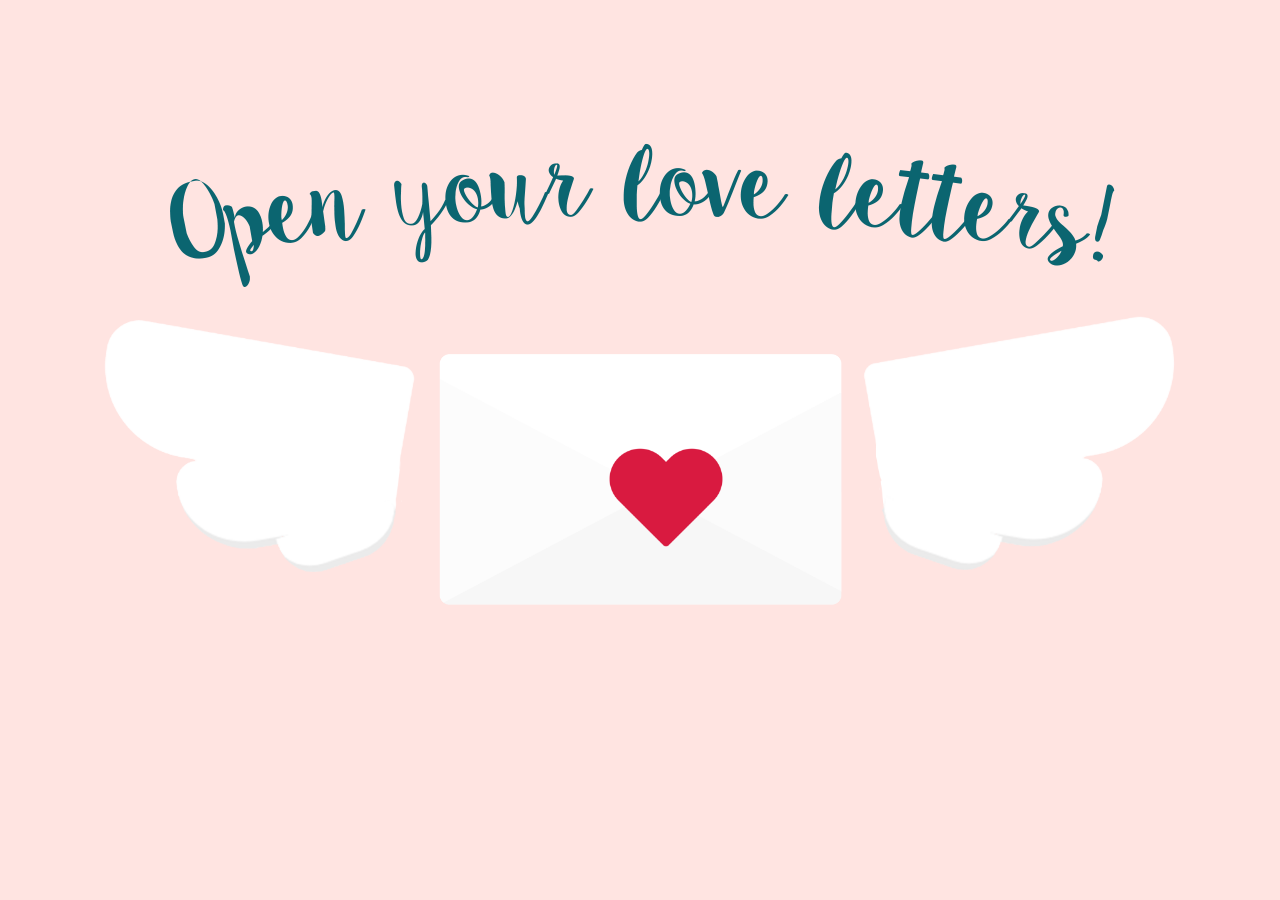
<file: index.html>
<!DOCTYPE html> 
<html lang="en">
<head>
	<meta charset="UTF-8">
	<title> MAIN INDEX </title>
	<!-- style sheet -->
	<link href="css/main.css" rel="stylesheet">
	<!-- Tab icon -->
    <link rel="icon" href="../img/CJM.png">


</head>
	
<body>
	<audio autobuffer autoplay loop preload="auto">
		<source src="labis.mp3" />
	</audio>
	<main>
		<header>
			<img id="banner" src="img/banner.png" alt="banner">

		</header>
		<span id="items">
			<img id="rightwing" src="img/rightwing.png" alt="wing">
			<img id= "leftwing" src="img/leftwing.png" alt="wing">
			<span id= "letter">
				<a href="loading.html"><img id ="heart" src="img/heart.png" alt="heart"></a>
				<img id="envelope" src="img/envelop.png" alt="letter">

			</span>
		</span>
	</main>
	

</body>
</html>
</file>
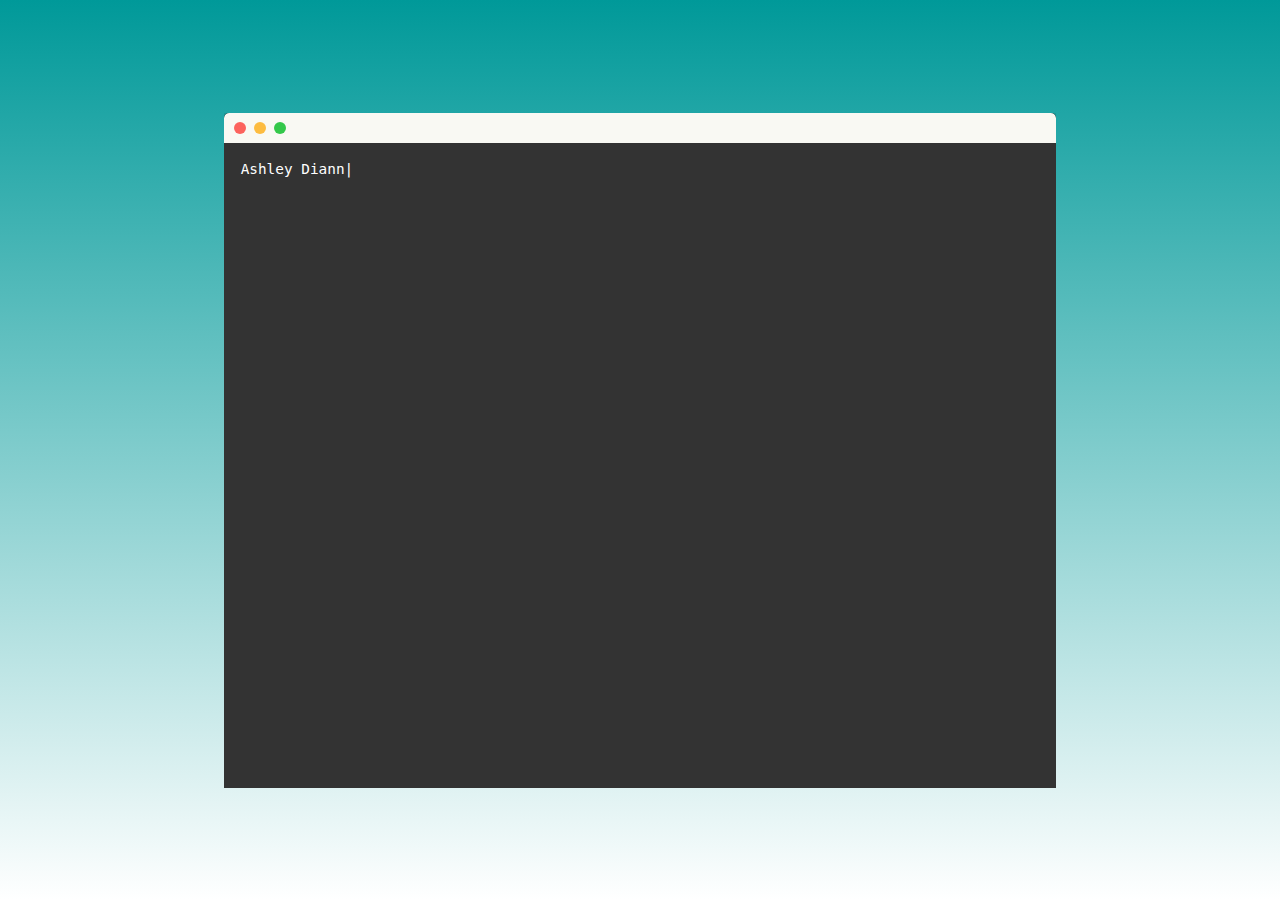
<file: bash.html>
<!DOCTYPE html> 
<html lang="en">
<head>
	<meta charset="UTF-8">
	<title> Bash </title>
	<!-- style sheet -->
	<link href="css/bash.css" rel="stylesheet">
	<!-- Tab icon -->
    <link rel="icon" href="../img/CJM.png">
    <!-- fonts -->
    <link href="https://fonts.googleapis.com/css?family=Amatic+SC|Sacramento" rel="stylesheet">
    <!-- Jquery -->
    <script
  src="https://code.jquery.com/jquery-3.3.1.min.js"
  integrity="sha256-FgpCb/KJQlLNfOu91ta32o/NMZxltwRo8QtmkMRdAu8="
  crossorigin="anonymous"></script>
    <!-- link to typed JS library -->
    <script src="js/typed.js"></script>

    <!-- Javascript -->
	<script src="js/bash.js"></script>

</head>
	
<body>
	<main>
	<section class="browser">
	  <div class="browserbar">
	    <button class="close"></button>
	    <button class="min"></button>
	    <button class="max"></button>
	  </div>
	  <!-- typed text in paragraphs -->
	  <div id="space">
	  <div id="typed-strings">
		<p>
		 	Ashley Dianne,
		 	<br><br>
		 	&nbsp;&nbsp;&nbsp;&nbsp;I can't express how much I cherish our time <span class="word"> together</span>. Every moment <span class="word"> with you </span> feels like a beautiful journey, creating new memories that I hold close to my <span class="word">heart</span>. When we explore new places or try new things, it adds layers of <span class="word">joy</span> to our shared experiences. 
		 	<br><br>
		 	&nbsp;&nbsp;&nbsp;&nbsp;Navigating through life together is an <span class="word"> adventure</span>, discovering the hidden gems that make our journey unique. You've shown me how to appreciate the <span class="word"> simple moments</span>, and it feels like unlocking a new level of happiness. Trying to figure out where we are and where we're going adds a sense of <span class="word">excitement </span> to our connection.
		 	<br><br>
		 	&nbsp;&nbsp;&nbsp;&nbsp;Tas sa <span class="word"> Valorant</span>, hoping we could play more together with Rodnel, sigi ug katawa sa mga kaboang HAHAHAHAHAHA
		 	<br><br>
		 	&nbsp;&nbsp;&nbsp;&nbsp;You have so many secret navigational commands, even when I try to use <span class="word"> autocomplete </span> you frustrate me with all the wrong options. 
		 	Every little typo or mistake I make always leads to a series of error messages that you love to spit out at me. Even though we look cool together at that cool hipster coffee shop you’re just too high maintenance for me.
		 	<br>
		 	I would rather use <span class="word"> cowsay </span>installed through homebrew to talk with cows than to talk with you agian.
		 	<br>
		 	Bye.
		 	<br>
		 	Jen
			</p>


	</div>

	<span id="typed"></span>
</div>
	  
	</section>
</main>



	



<!-- Using type.js library to create typing effects this library is included in JS file  -->
</body>
</html>
</file>
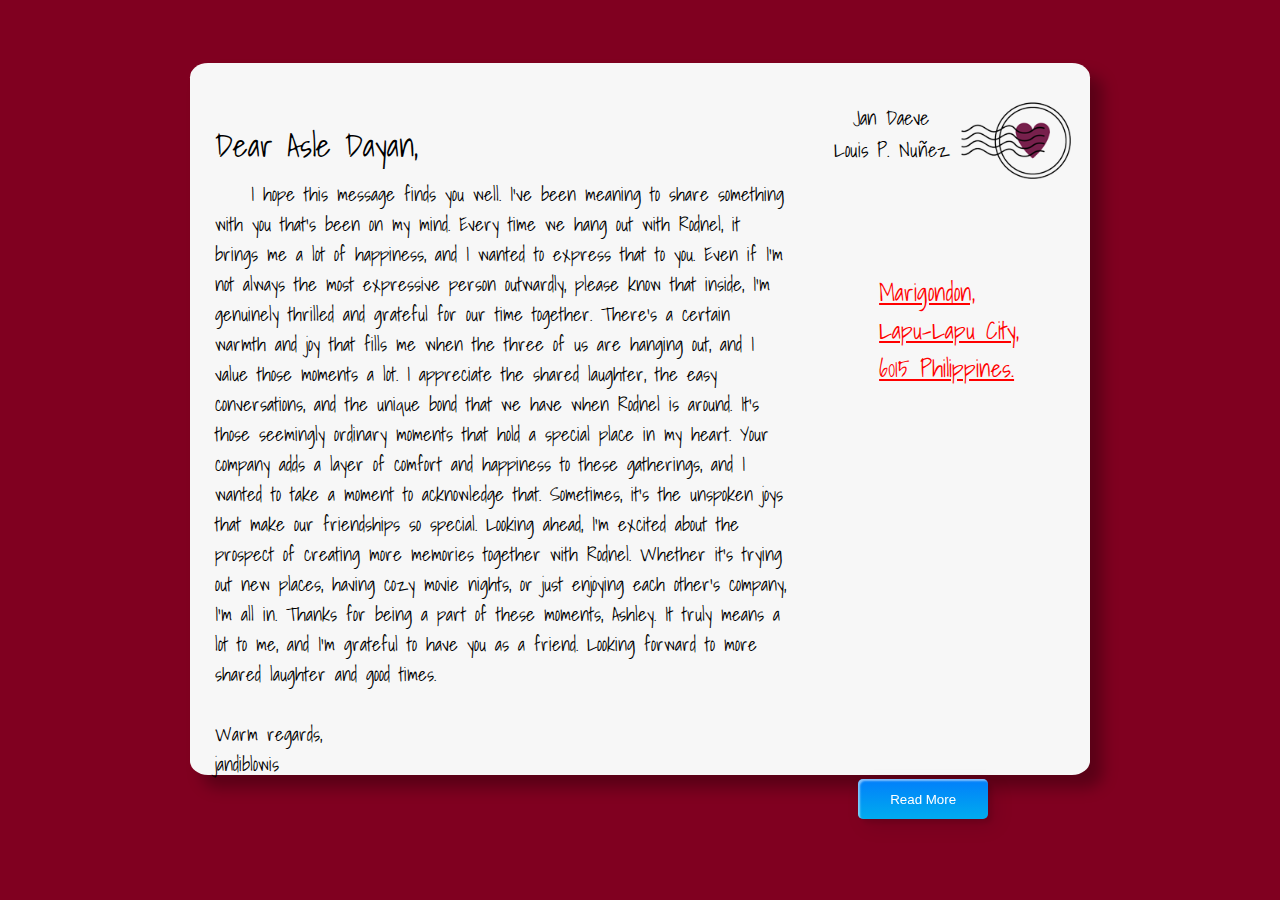
<file: git.html>
<!DOCTYPE html> 
<html lang="en">
<head>
	<meta charset="UTF-8">
	<title> GIT </title>
	<!-- css style sheet -->
	<link href="css/git.css" rel="stylesheet">
	<!-- Tab icon -->
    <link rel="icon" href="../img/CJM.png">
    <!-- fonts -->
<link href="https://fonts.googleapis.com/css?family=Shadows+Into+Light" rel="stylesheet">



</head>
	
<body>
  <div class = "wrap">
    <div class = "postcard">

          <span id = "dear">Dear Asle Dayan,</span>
   
			<span id = "message">
				&nbsp;&nbsp;&nbsp;&nbsp;I hope this message finds you well. I've been meaning to share something with you that's been on my mind. Every time we hang out with Rodnel, it brings me a lot of happiness, and I wanted to express that to you. Even if I'm not always the most expressive person outwardly, please know that inside, I'm genuinely thrilled and grateful for our time together. There's a certain warmth and joy that fills me when the three of us are hanging out, and I value those moments a lot. I appreciate the shared laughter, the easy conversations, and the unique bond that we have when Rodnel is around. It's those seemingly ordinary moments that hold a special place in my heart. Your company adds a layer of comfort and happiness to these gatherings, and I wanted to take a moment to acknowledge that. Sometimes, it's the unspoken joys that make our friendships so special. Looking ahead, I'm excited about the prospect of creating more memories together with Rodnel. Whether it's trying out new places, having cozy movie nights, or just enjoying each other's company, I'm all in. Thanks for being a part of these moments, Ashley. It truly means a lot to me, and I'm grateful to have you as a friend. Looking forward to more shared laughter and good times.
			<br><br>
			Warm regards,
          	<br>jandiblowis
			</span>
         
			<span id= "mail" >
				<img id= "mail_stamp" src = "img/stamp.png" alt="stamp" >
				<span id= "from"> Jan Daeve Louis P. Nuñez </span>

			</span>
			
   
        <p id = "address">Marigondon,<br>
          Lapu-Lapu City,<br>
          6015 Philippines.
        </p>
		<br>
		<button class="custom-btn btn-12"><span><a href="loading.html">Click</a></span><span>Read More</span></button>
      
    </div>
  </div>
  
  

</body>
</html>
</file>
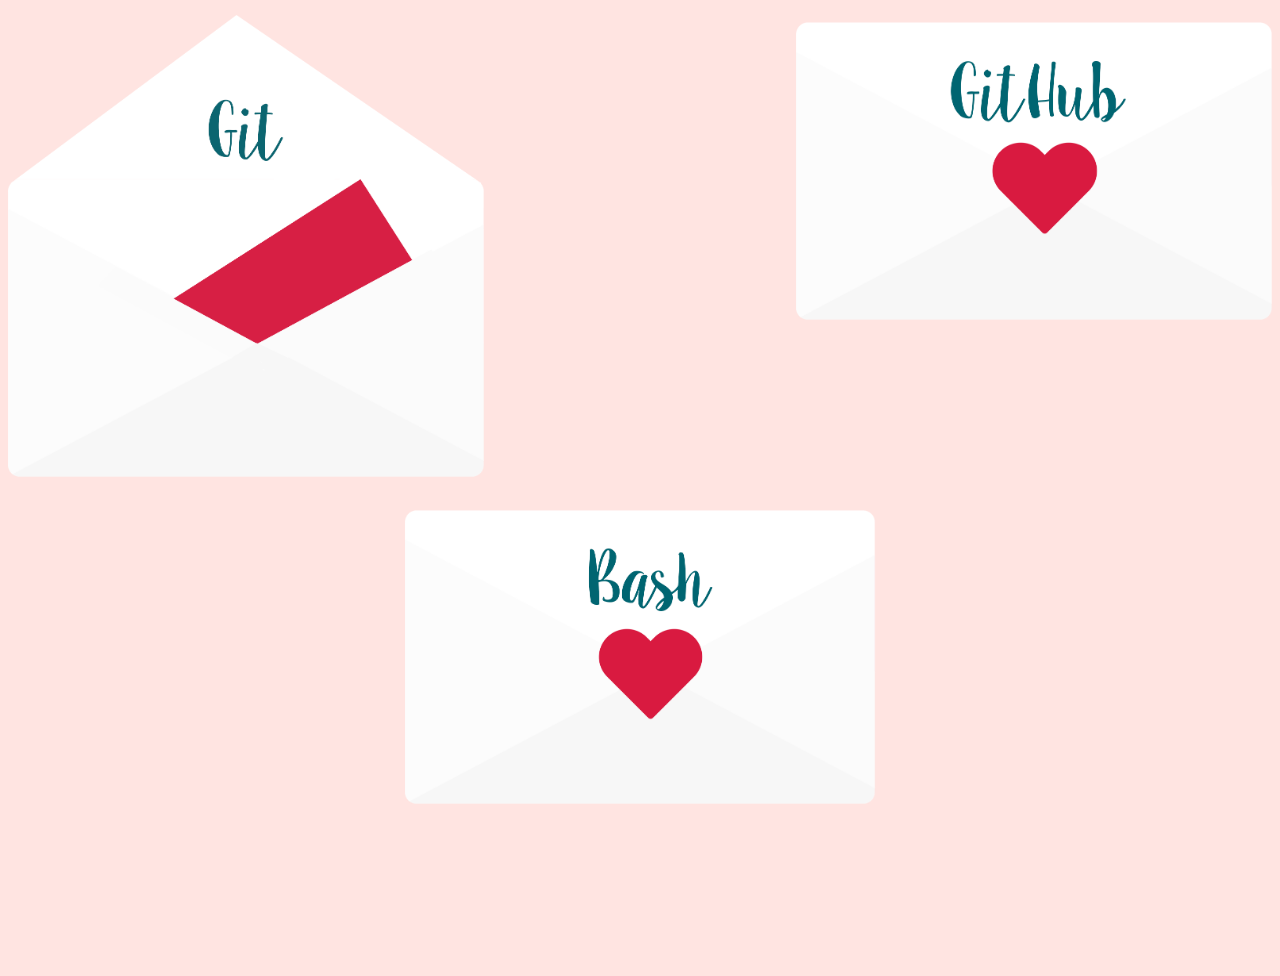
<file: loading.html>
<!DOCTYPE html> 
<html lang="en">
<head>
	<meta charset="UTF-8">
	<title> Loading </title>
	<!-- style sheet -->
	<link href="css/main.css" rel="stylesheet">
	<link href="css/load.css" rel="stylesheet">
	<!-- Tab icon -->
    <link rel="icon" href="../img/CJM.png">
    <!-- Jquery -->
    <script
  src="https://code.jquery.com/jquery-3.3.1.min.js"
  integrity="sha256-FgpCb/KJQlLNfOu91ta32o/NMZxltwRo8QtmkMRdAu8="
  crossorigin="anonymous"></script>


</head>
	
<body>
	<main>
		<a id ="git" href="git.html">
		<img id="git_photo" src="img/git.png" rel="thumbnail git" alt="git">
	</a>

	<a id="bash" href="bash.html"> 
		<img id="bash_photo" src="img/bash.png" rel="thumbnail bash" alt="bash"> 
	</a>
	
	<a id= "github" href="github.html"> 
		<img id="github_photo" src="img/github.png" rel="thumbnail gitHub" alt="github">
	</a>
	</main>
	

	<!-- Javascript -->
	<script src="js/loading.js"> 
	</script>

</body>
</html>
</file>
<file: css/bash.css>
*,
*:before,
*:after {
  margin: 0;
  padding: 0;
  box-sizing: border-box;
  overflow-x: hidden;

} 

#space{
	padding-top: 2%;
	padding-left: 2%;
}
.word{
	color:red;
}

body {
  min-height: 100vh;
  display: flex;
  justify-content: center;
  align-items: center;
  color: white;
  font-family: "Lucida Console", Monaco, monospace;
  font-size: 90%;
  line-height: 1.5;
  background-image: linear-gradient(to bottom, #009999 0%, #ffffff 100%);
}


.browser {
  height: 75vh;
  width: 65vw;
  border-radius: 10px 30px;
  background: #333;
  box-shadow: 0 10px 45px -5px rgba(0,0,0,0.8)
}

.close {
   background: #fc635d;
}

.min {
   background: #fdbc40;
 }

.max {
   background: #34c84a;
}

.browser,
.browserbar {
  border-radius: 5px 5px 0 0;  
}

.browserbar {
  height: 30px;
  background: #f9f9f3;
  padding-left: 10px;
  display: flex;
  align-items: center;
}
.browserbar > button {
  border-radius: 50%;
  border: 0;
  width: 12px;
  height: 12px;
  margin-right: 8px;
}
</file>
<file: css/git.css>
body {
  background-color: #800020;
  font-family: 'Shadows Into Light', cursive;

}
.postcard{
  /*grid for post card*/
   display:grid;
    grid-template-columns: .80fr .30fr ;
    grid-template-rows: 1fr  1fr ;
    grid-template-areas:
    "dear stamp"
    "note test";
  background-color: #f7f7f7;
  width: 850px;
  height: 535px;
  margin: 0 auto;
  margin-top: 5%;
  border-radius: 2%;
  padding: 2%;
  padding-bottom: 12%;
  box-shadow: .8em .8em 15px rgba(0,0,0,.3);

}

h1 {
  text-align: center;
  color: #f7f7f7;
  font-size: 300%;
  margin-top: 0%;
  margin-bottom: 0%;
}

#mail{
  grid-area:stamp;
  display:grid;
    grid-template-columns:  1fr 1fr ;
    grid-template-rows: 1fr ;
    grid-template-areas:
    "from stamps";
}
#mail_stamp {
  max-width: 95%;
  padding-left: 10%;
  grid-area: stamps;
  padding-top: 10%;
}

#from{
    font-size: 125%;
    display: flex;
    align-items: center;
    text-align: center;
    grid-area: from;
}
#message{
  font-size: 119%;
  grid-area: note;  
  margin-right: 7%;
}

#address {
  font-size: 150%;
  display: flex;
  justify-content: center;
  padding-top: 30%;
  text-decoration: underline;
  grid-area: test;
  color:red;
}


#dear{
  padding-top: 5%;
  font-size: 200%;
  grid-area: dear;

}

.frame {
  width: 90%;
  margin: 40px auto;
  text-align: center;
}
button {
  margin-left: 20px;
  margin-right: 20px;
  margin-bottom: 20px;
  margin-top: 0;
}
.custom-btn {
  width: 130px;
  height: 40px;
  color: #fff;
  border-radius: 5px;
  padding: 10px 25px;
  font-family: 'Lato', sans-serif;
  font-weight: 500;
  background: transparent;
  cursor: pointer;
  transition: all 0.3s ease;
  position: relative;
  display: inline-block;
   box-shadow:inset 2px 2px 2px 0px rgba(255,255,255,.5),
   7px 7px 20px 0px rgba(0,0,0,.1),
   4px 4px 5px 0px rgba(0,0,0,.1);
  outline: none;
}

.btn-12{
  position: relative;
  right: 20px;
  bottom: 20px;
  border:none;
  box-shadow: none;
  width: 130px;
  height: 40px;
  line-height: 42px;
  -webkit-perspective: 230px;
  perspective: 230px;
}
.btn-12 span {
  background: rgb(0,172,238);
background: linear-gradient(0deg, rgba(0,172,238,1) 0%, rgba(2,126,251,1) 100%);
  display: block;
  position: absolute;
  width: 130px;
  height: 40px;
  box-shadow:inset 2px 2px 2px 0px rgba(255,255,255,.5),
   7px 7px 20px 0px rgba(0,0,0,.1),
   4px 4px 5px 0px rgba(0,0,0,.1);
  border-radius: 5px;
  margin:0;
  text-align: center;
  -webkit-box-sizing: border-box;
  -moz-box-sizing: border-box;
  box-sizing: border-box;
  -webkit-transition: all .3s;
  transition: all .3s;
}
.btn-12 span:nth-child(1) {
  box-shadow:
   -7px -7px 20px 0px #fff9,
   -4px -4px 5px 0px #fff9,
   7px 7px 20px 0px #0002,
   4px 4px 5px 0px #0001;
  -webkit-transform: rotateX(90deg);
  -moz-transform: rotateX(90deg);
  transform: rotateX(90deg);
  -webkit-transform-origin: 50% 50% -20px;
  -moz-transform-origin: 50% 50% -20px;
  transform-origin: 50% 50% -20px;
}
.btn-12 span:nth-child(2) {
  -webkit-transform: rotateX(0deg);
  -moz-transform: rotateX(0deg);
  transform: rotateX(0deg);
  -webkit-transform-origin: 50% 50% -20px;
  -moz-transform-origin: 50% 50% -20px;
  transform-origin: 50% 50% -20px;
}
.btn-12:hover span:nth-child(1) {
  box-shadow:inset 2px 2px 2px 0px rgba(255,255,255,.5),
   7px 7px 20px 0px rgba(0,0,0,.1),
   4px 4px 5px 0px rgba(0,0,0,.1);
  -webkit-transform: rotateX(0deg);
  -moz-transform: rotateX(0deg);
  transform: rotateX(0deg);
}
.btn-12:hover span:nth-child(2) {
  box-shadow:inset 2px 2px 2px 0px rgba(255,255,255,.5),
   7px 7px 20px 0px rgba(0,0,0,.1),
   4px 4px 5px 0px rgba(0,0,0,.1);
 color: transparent;
  -webkit-transform: rotateX(-90deg);
  -moz-transform: rotateX(-90deg);
  transform: rotateX(-90deg);
}
</file>
<file: css/load.css>
*,
*:before,
*:after {
  margin: 0;
  padding: 0;
  box-sizing: border-box;
  overflow-x: hidden;

} 

main{
  display:grid;
    grid-template-columns: .5fr .3fr .5fr;
    grid-template-rows: 1fr 1fr;
    grid-template-areas:
    "one two three"
    "five five five" ;
}
img{
  padding-top: 3%;
  max-width: 100%;
}
#git{
  grid-area: one;
}
#bash{
  max-width: 38%;
  grid-area: five;
  display: block;
  margin-left: auto;
  margin-right: auto;

}
#github{
  grid-area: three;
}
</file>
<file: css/main.css>
/*Didn't include CSS reset becuase it breaks heart on envelop*/

body{
  background: mistyrose;

}
#banner{
  padding-top: 10%;
  display: block;
  margin-left: auto;
  margin-right: auto;
}

#items{
  display:grid;
    grid-template-columns: .5fr .5fr .5fr ;
    grid-template-rows: auto ;
    grid-template-areas:
    "lw en rw";
}

#rightwing{
  max-width: 80%;
  animation:flap1 1s infinite;
  grid-area:rw;
}
@keyframes flap1 {
    0% {
        transform:rotate(10deg) translate(0,15px);
    }
    
    50% {
        transform:rotate(5deg) translate(0,15px);
    }
  }

#leftwing{
  max-width: 80%;
  grid-area: lw;
  padding-left: 20%;
  padding-top: 2%;
  animation:flap2 1s infinite;
}
@keyframes flap2 {
  0%{
    transform:rotate(-10deg) translate(0,15px);
  }
  50%{
    transform:rotate(-5deg) translate(0,15px);
  }
}


#letter{
  padding-top: 10%;
  grid-area:en;
}

#heart{
  max-width:10%;
  position:absolute;
  z-index: 1;
  padding-left: 13.5%;
  padding-top: 8%;
  animation: heart 1s infinite;


}
@keyframes heart {
    0% {
        transform: scale(.8) translate(0,0);
    }
    
    50% {
        transform: scale(.90) translate(0, 8px);
    }
    
    100% {
        transform:scale(.8);
    }
}

#envelope{
  max-width:100%;
  animation: floaty 1s infinite;
}
@keyframes floaty {
    0% {
        transform:translate(0,0);
    }
    
    50% {
        transform:translate(0, 12px);
    }
}
</file>
